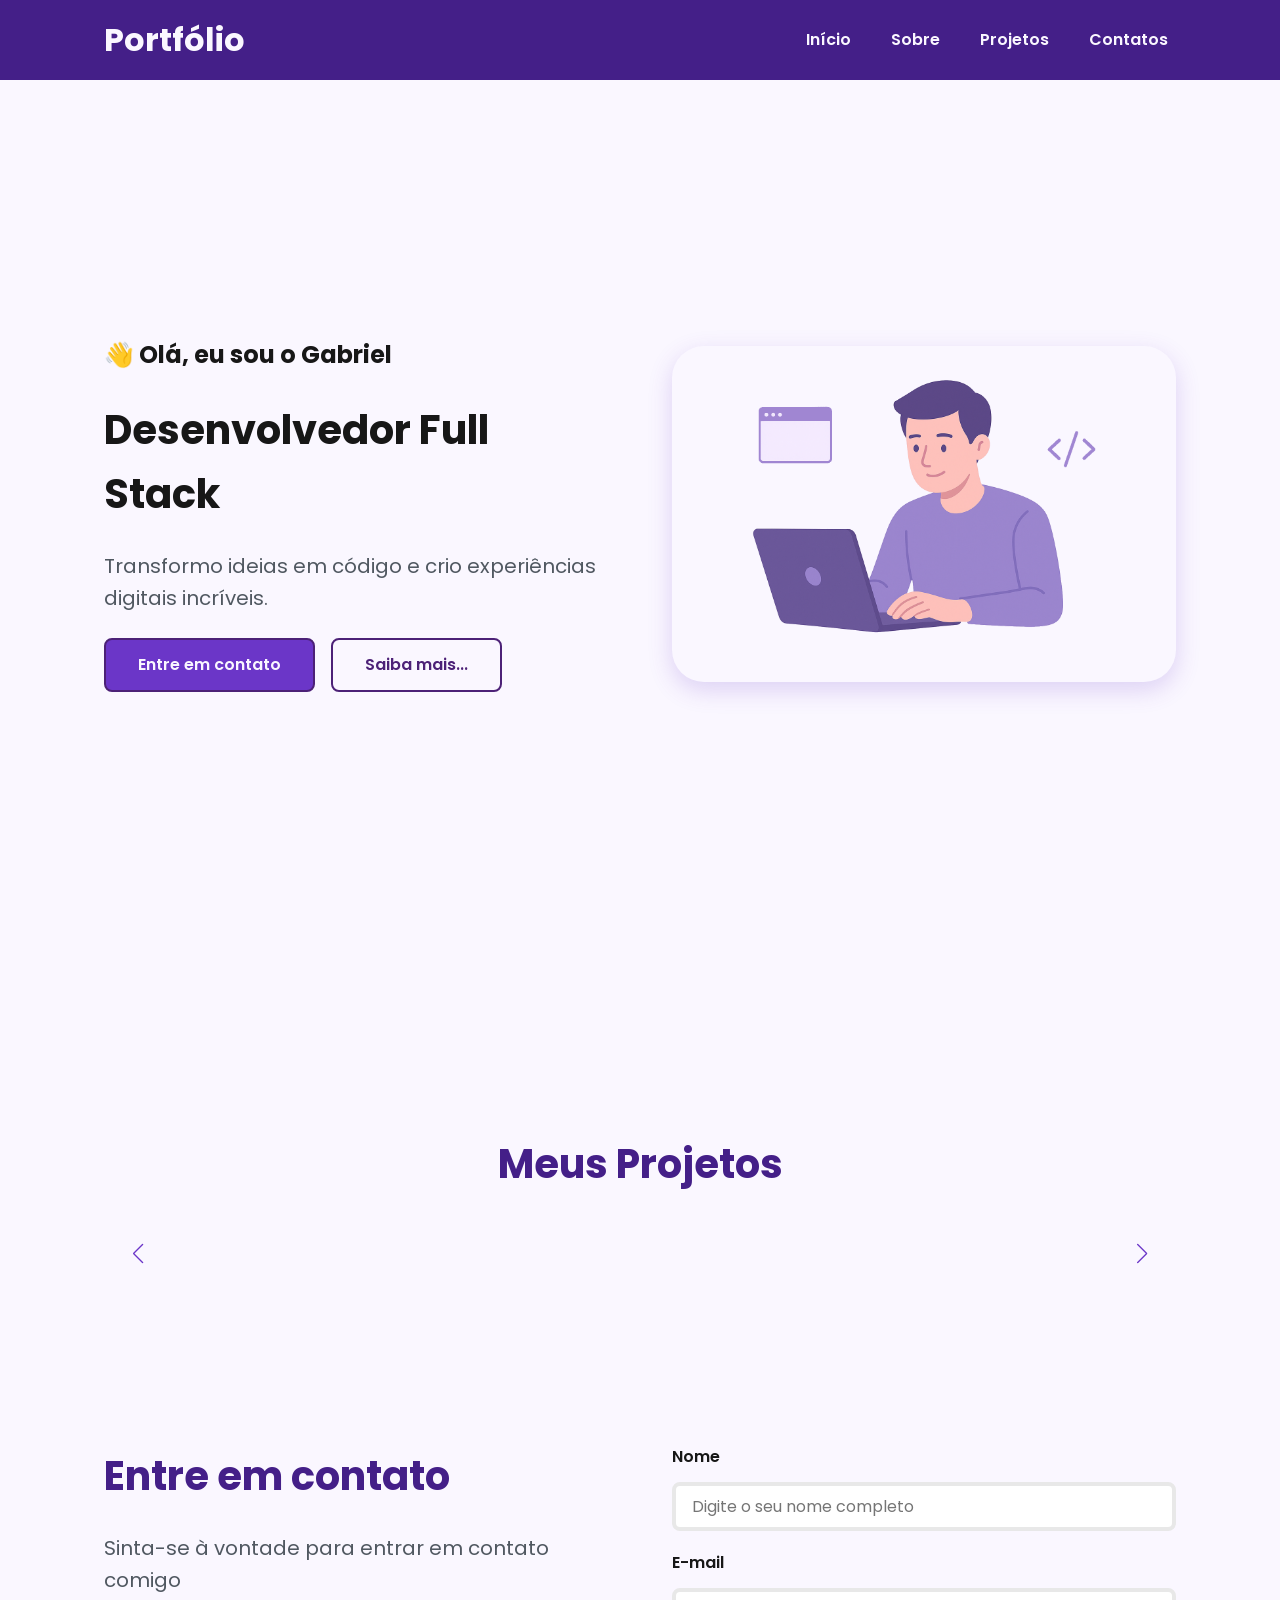
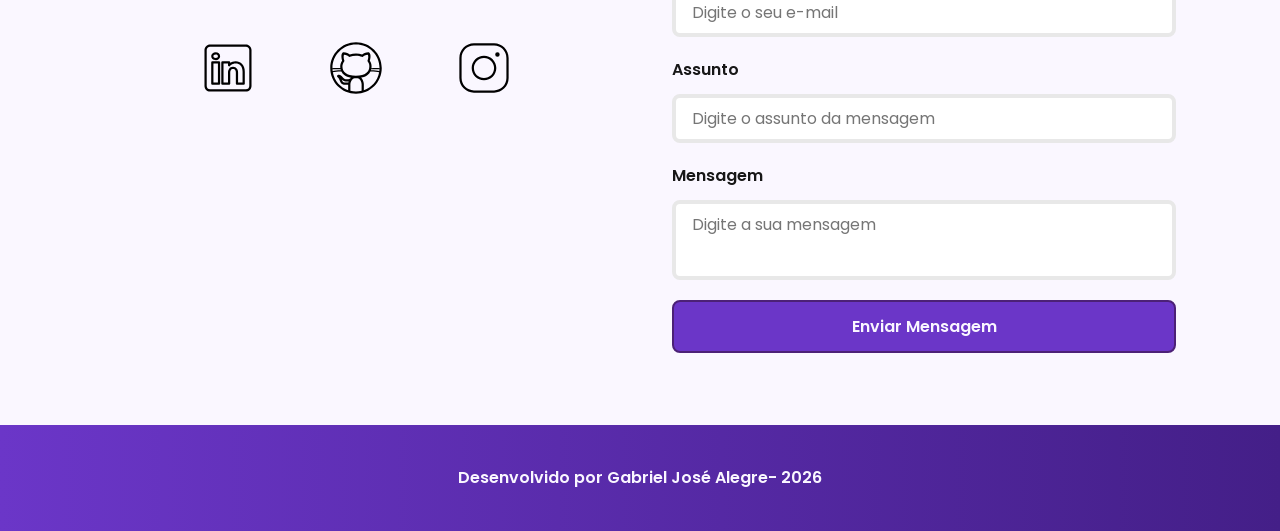
<file: index.html>
<!doctype html>
<html lang="pt-br">
	<head>

    <!-- Fontes do Google -->
    <link rel="preconnect" href="https://fonts.googleapis.com">
    <link rel="preconnect" href="https://fonts.gstatic.com" crossorigin>

    <!-- Fonte do Google - Poppins -->
    <link href="https://fonts.googleapis.com/css2?family=Poppins&display=swap" rel="stylesheet">

		<meta charset="UTF-8" />
		<meta
			name="viewport"
			content="width=device-width, initial-scale=1.0"
		/>

		<meta name="author" content="Gabriel José Alegre" />

		<meta
			name="description"
			content="Portfólio Pessoal do Gabriel José Alegre, 
                desenvolvedor Full Stack especializado em criar experiências 
                digitais incríveis. Conheça meus projetos e entre em contato."
		/>

		<meta name="robots" content="index, follow" />

		<link
			rel="icon"
			type="image/svg+xml"
			href="./assets/img/favicon.svg"
		/>

    <!-- SWIPER CSS -->
    <link rel="stylesheet" href="https://cdn.jsdelivr.net/npm/swiper@11/swiper-bundle.min.css">

    <!-- CSS principal da página -->
    <link rel="stylesheet" href="./assets/css/styles.css">

		<title>Portfólio do Gabriel</title>
	</head>
	<body>
		<!-- Cabeçalho da Página -->
		<header>

			<div class="menu-content">

				<!-- Título do cabeçalho -->
				<a href="index.html" id="titulo">Portfólio</a>

				<!-- Menu de Navegação -->
				<nav>
					<ul class="menu-list">
						<li><a href="#hero">Início</a></li>
						<li><a href="#about">Sobre</a></li>
						<li><a href="#projects">Projetos</a></li>
						<li><a href="#contacts">Contatos</a></li>
					</ul>
				</nav>

			</div>

		</header>

		<!-- Seção Principal da Página -->
		<main>

			<!-- Seção Hero -->
			<section id="hero" class="section-container hero-container">

        <!-- Boas Vindas -->
        <article class="hero-content">

          <span>👋 Olá, eu sou o Gabriel</span>
          <h1>Desenvolvedor Full Stack</h1>
          <p>Transformo ideias em código e crio experiências digitais incríveis.</p>

          <div class="buttons-container">
            <a href="#contacts" class="botao">Entre em contato</a>
            <a href="#about" class="botao-outline">Saiba mais...</a>
          </div>

        </article>

        <!-- Imagem da Seção Hero -->
        <figure class="hero-image">
          <img 
            src="./assets/img/foto_dev_man.svg"
            width="300px"
            alt="Foto do autor do site"
            class="float-animation"
          >
        </figure>

      </section>

			<!-- Seção Sobre mim -->
			<section id="about" class="section-container about-container">

      </section>

			<!-- Seção de Projetos -->
			<section id="projects" class="section-container projects-container">

        <h2>Meus Projetos</h2>

        <!-- Swiper Container -->
        <div class="swiper projects-swiper">

          <div class="swiper-wrapper">

          </div>

          <!-- Botões de Navegação -->
          <div class="swiper-button-next"></div>
          <div class="swiper-button-prev"></div>

          <!-- Paginação -->
          <div class="swiper-pagination"></div>

        </div>

      </section>

			<!-- Seção de Contatos -->
			<section id="contacts" class="section-container contact-container">

        <!-- Redes Sociais -->
        <article class="contact-info">

          <h2>Entre em contato</h2>
          <p>Sinta-se à vontade para entrar em contato comigo</p>

          <!-- Links para as Redes Sociais -->
          <div class="social-container">

            <a href="https://www.linkedin.com/in/gabriel-al/" target="_blank" class="social-icon" aria-label="LinkedIn">
              <img
                src="./assets/icons/social/linkedin.svg"
                alt="Link para o LinkedIn"
              >
            </a>

            <a href="https://github.com/gaab98/" target="_blank" class="social-icon" aria-label="GitHub">
              <img
                src="./assets/icons/social/github.svg"
                alt="Link para o GitHub"
              >
            </a>

            <a href="#" target="_blank" class="social-icon" aria-label="Instagram">
              <img
                src="./assets/icons/social/instagram.svg"
                alt="Link para o Instagram"
              >
            </a>

          </div>
        </article>


        <!-- Formulário de Contato -->
          <form id="formulario" action="https://formsubmit.co/268562e75439ec6a95aaf7515b1e5732" method="POST">

                <input type="hidden" name="_next" value="https://gaab98.github.io/portfolio_t85/success.html">
                <input type="hidden" name="_captcha" value="false">

          <label for="nome">Nome</label>
          <input id="nome" name="nome" type="text" placeholder="Digite o seu nome completo">
          <span id="erro-nome"></span>

          <label for="email">E-mail</label>
          <input id="email" name="email" type="text" placeholder="Digite o seu e-mail">
          <span id="erro-email"></span>

          <label for="assunto">Assunto</label>
          <input id="assunto" name="assunto" type="text" placeholder="Digite o assunto da mensagem">
          <span id="erro-assunto"></span>

          <label for="mensagem">Mensagem</label>
          <textarea id="mensagem" name="mensagem" placeholder="Digite a sua mensagem"></textarea>
          <span id="erro-mensagem"></span>

          <button class="botao" type="submit">Enviar Mensagem</button>

        </form>

      </section>
		</main>

		<!-- Rodapé da Pàgina -->
		<footer>
      Desenvolvido por Gabriel José Alegre- 2026
    </footer>

    <!-- SWIPER JS -->
    <script src="https://cdn.jsdelivr.net/npm/swiper@11/swiper-bundle.min.js"></script>

    <!-- Script Principal da página -->
    <script src="./assets/js/script.js"></script>
    
	</body>
</html>
</file>
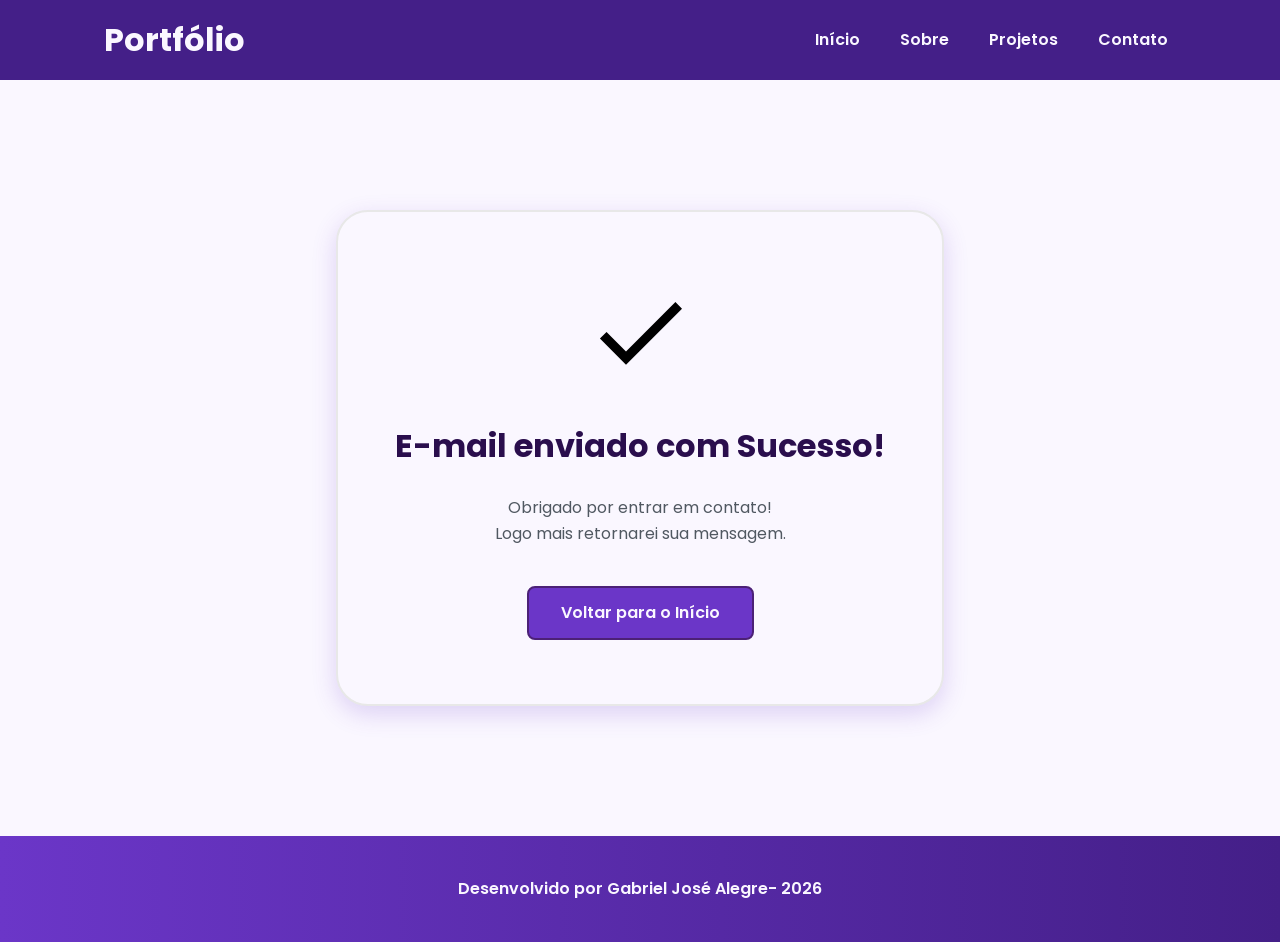
<file: success.html>
<!DOCTYPE html>
<html lang="pt-br">
<head>

    <!-- Fontes do Google -->
    <link rel="preconnect" href="https://fonts.googleapis.com">
    <link rel="preconnect" href="https://fonts.gstatic.com" crossorigin>

    <!-- Fonte do Google - Poppins -->
    <link href="https://fonts.googleapis.com/css2?family=Poppins&display=swap" rel="stylesheet">

<meta charset="UTF-8">
  <meta name="viewport" content="width=device-width, initial-scale=1.0">
  <meta name="author" content="Gabriel José Alegre">
  <meta name ="description" content="Portfólio Pessoal do Gabriel José Alegre, 
                desenvolvedor Full Stack especializado em criar experiências 
                digitais incríveis. Conheça meus projetos e entre em contato.">
  <meta name="robots" content="index, follow">

  <link rel="icon" type="image/svg+xml" href="./assets/img/favicon.svg">

  <!-- CSS principal da página -->
  <link rel="stylesheet" href="./assets/css/styles.css">

  <title>Portfólio do Gabriel</title>
</head>

<body>

    <!-- Cabeçalho da Página (header) -->
    <header class="menu-container">
        <div class="menu-content">
            <a href="index.html" id="titulo">Portfólio</a>

            <nav>
                <ul class="menu-list">
                    <li><a href="index.html#hero">Início</a></li>
                    <li><a href="index.html#about">Sobre</a></li>
                    <li><a href="index.html#projects">Projetos</a></li>
                    <li><a href="index.html#contact">Contato</a></li>
                </ul>
            </nav>
        </div>
    </header>

    <!-- Seção Principal da Página (main) -->
    <main>
        
        <!-- Mensagem de Sucesso -->
        <section class="success-container">
            <article class="success-content">

                <figure class="success-icon">
                    <img src="./assets/img/success.svg" 
                        alt="Ilustração de sucesso" 
                        class="float-animation" width="20%"
                    >
                </figure>

                <h1>E-mail enviado com Sucesso!</h1>
                <h2>Obrigado por entrar em contato! <br> Logo mais retornarei sua mensagem.</h2>

                <a class="botao" href="index.html">Voltar para o Início</a>

            </article>
        </section>
        
    </main>

    <!-- Rodapé da Página (footer) -->
    <footer>
		  Desenvolvido por Gabriel José Alegre- 2026
    </footer>

</body>

</html>
</file>
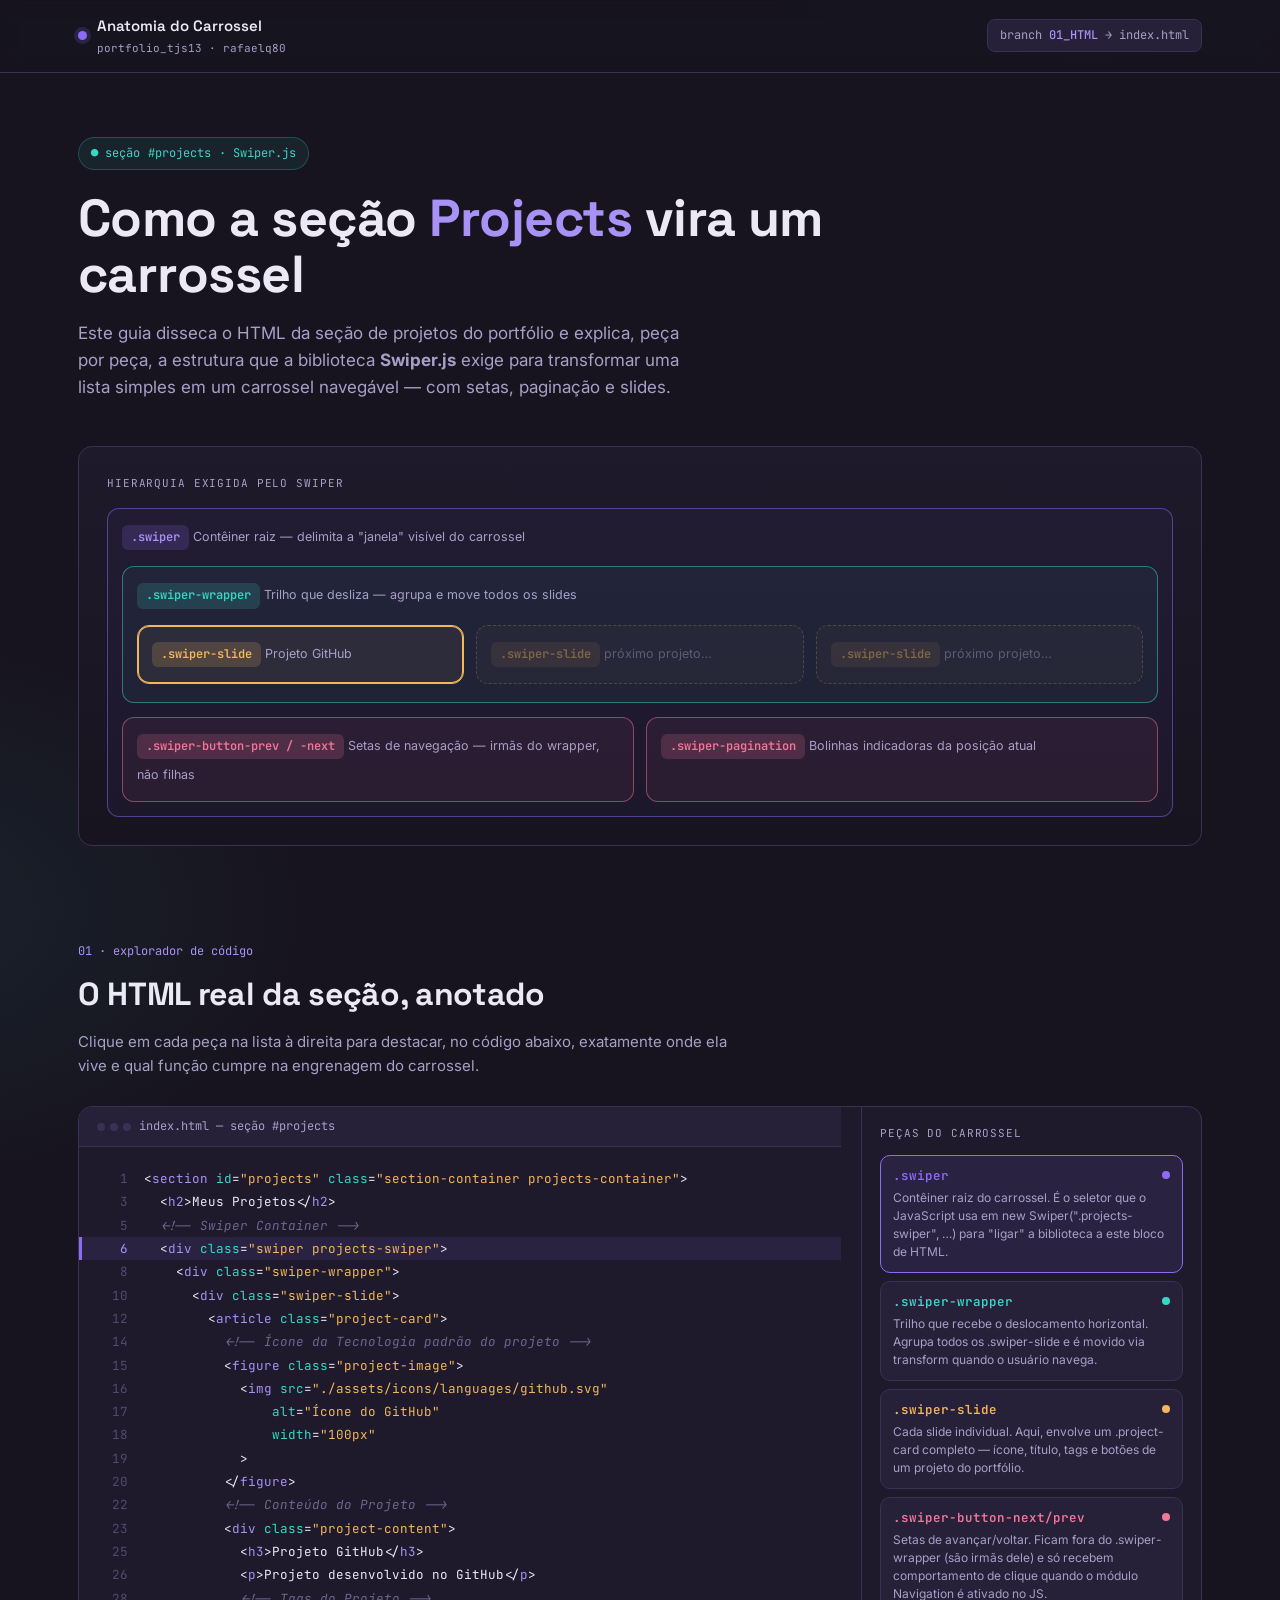
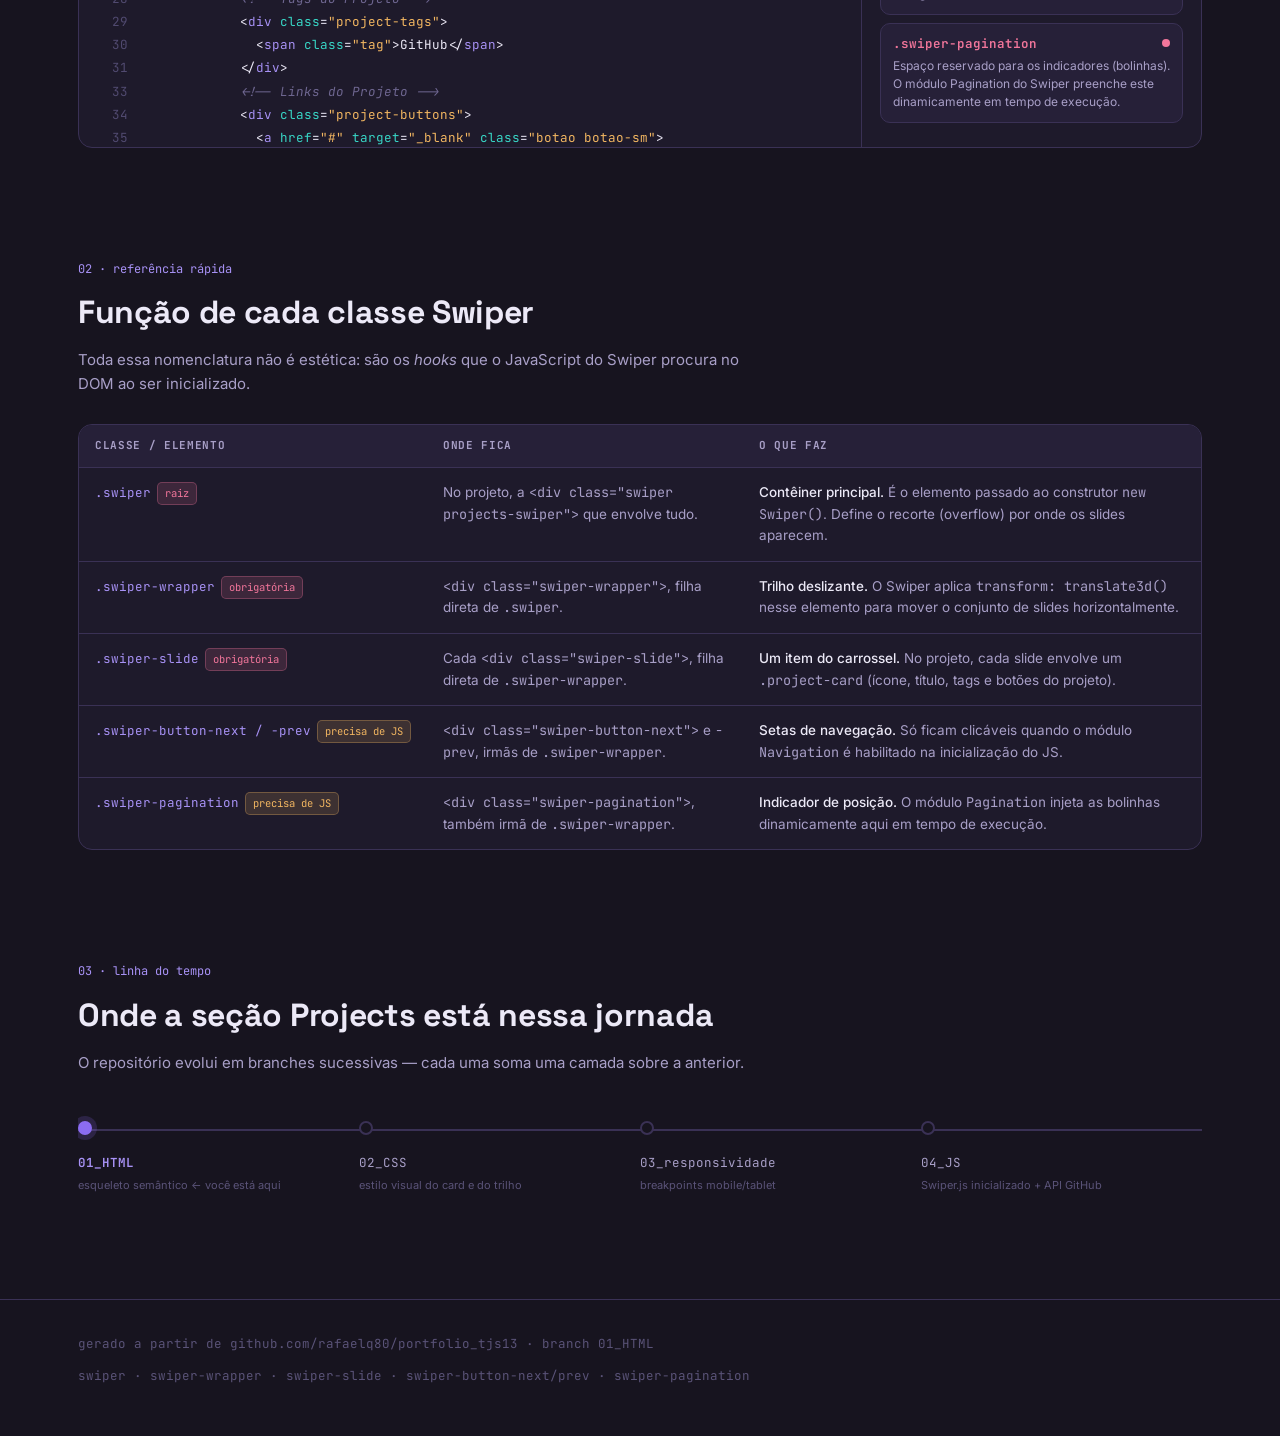
<file: assets/docs/swiper.html>
<!DOCTYPE html>
<html lang="pt-br">
<head>
<meta charset="UTF-8">
<meta name="viewport" content="width=device-width, initial-scale=1.0">
<title>Anatomia do Carrossel Swiper — Seção Projects</title>
<link rel="preconnect" href="https://fonts.googleapis.com">
<link rel="preconnect" href="https://fonts.gstatic.com" crossorigin>
<link href="https://fonts.googleapis.com/css2?family=Space+Grotesk:wght@500;600;700&family=Inter:wght@400;500;600&family=JetBrains+Mono:wght@400;500;600&display=swap" rel="stylesheet">
<style>
  :root{
    --bg: #17141f;
    --bg-soft: #1e1a2b;
    --surface: #262038;
    --surface-2: #2e2745;
    --line: #3a3155;
    --violet: #8b6cf2;
    --violet-soft: #a892f6;
    --slate: #8c86ab;
    --teal: #38d6c6;
    --amber: #f2b661;
    --rose: #f2769b;
    --text: #ece9f7;
    --text-dim: #a89fc7;
    --code-tag: #a892f6;
    --code-attr: #38d6c6;
    --code-str: #f2b661;
    --code-comment: #6e6690;
    --radius: 14px;
    --mono: 'JetBrains Mono', ui-monospace, monospace;
    --display: 'Space Grotesk', sans-serif;
    --body: 'Inter', sans-serif;
  }

  *{box-sizing:border-box;}
  html{scroll-behavior:smooth;}
  body{
    margin:0;
    background:
      radial-gradient(1000px 600px at 85% -10%, rgba(139,108,242,.16), transparent 60%),
      radial-gradient(800px 500px at -10% 30%, rgba(56,214,198,.08), transparent 55%),
      var(--bg);
    color:var(--text);
    font-family:var(--body);
    line-height:1.6;
    -webkit-font-smoothing:antialiased;
  }

  @media (prefers-reduced-motion: reduce){
    html{scroll-behavior:auto;}
    *{animation:none !important; transition:none !important;}
  }

  h1,h2,h3{font-family:var(--display); margin:0; letter-spacing:-.01em;}
  code, pre, .mono{font-family:var(--mono);}
  a{color:inherit;}

  .wrap{max-width:1180px; margin:0 auto; padding:0 28px;}

  /* ---------- TOPBAR ---------- */
  .topbar{
    position:sticky; top:0; z-index:50;
    backdrop-filter:blur(10px);
    background:rgba(23,20,31,.85);
    border-bottom:1px solid var(--line);
  }
  .topbar .wrap{display:flex; align-items:center; justify-content:space-between; padding:14px 28px;}
  .brand{display:flex; align-items:center; gap:10px; font-family:var(--display); font-weight:600; font-size:15px;}
  .brand .dot{width:9px; height:9px; border-radius:50%; background:var(--violet); box-shadow:0 0 0 4px rgba(139,108,242,.18);}
  .brand small{display:block; color:var(--text-dim); font-family:var(--mono); font-weight:400; font-size:11px; margin-top:2px;}
  .path{font-family:var(--mono); font-size:12px; color:var(--text-dim); background:var(--surface); padding:6px 12px; border-radius:8px; border:1px solid var(--line);}
  .path b{color:var(--violet-soft); font-weight:500;}

  /* ---------- HERO ---------- */
  .hero{padding:64px 0 40px;}
  .eyebrow{
    display:inline-flex; align-items:center; gap:8px;
    font-family:var(--mono); font-size:12px; color:var(--teal);
    background:rgba(56,214,198,.08); border:1px solid rgba(56,214,198,.25);
    padding:6px 12px; border-radius:999px; margin-bottom:20px;
  }
  .hero h1{font-size:clamp(32px,4.4vw,52px); line-height:1.08; max-width:780px;}
  .hero h1 span{color:var(--violet-soft);}
  .hero p.lead{max-width:620px; color:var(--text-dim); font-size:17px; margin-top:18px;}

  /* ---------- DIAGRAM (signature element) ---------- */
  .diagram{
    margin-top:44px; border:1px solid var(--line); border-radius:var(--radius);
    background:linear-gradient(180deg, var(--bg-soft), var(--bg));
    padding:28px; overflow-x:auto;
  }
  .diagram-label{font-family:var(--mono); font-size:11px; color:var(--text-dim); margin-bottom:16px; text-transform:uppercase; letter-spacing:.08em;}
  .stack{min-width:640px;}
  .box{border-radius:12px; border:1.5px solid; padding:14px; position:relative; transition:transform .18s ease, box-shadow .18s ease;}
  .box:hover{transform:translateY(-2px);}
  .box .tag{
    font-family:var(--mono); font-size:12px; font-weight:600; display:inline-flex; align-items:center; gap:6px;
    padding:3px 9px; border-radius:6px; margin-bottom:2px;
  }
  .box .desc{font-size:12.5px; color:var(--text-dim); margin-top:4px;}
  .box.swiper{border-color:rgba(139,108,242,.5); background:rgba(139,108,242,.05);}
  .box.swiper > .tag{background:rgba(139,108,242,.18); color:var(--violet-soft);}
  .box.wrapper{border-color:rgba(56,214,198,.5); background:rgba(56,214,198,.05); margin-top:14px;}
  .box.wrapper > .tag{background:rgba(56,214,198,.16); color:var(--teal);}
  .slides-row{display:flex; gap:12px; margin-top:14px; overflow-x:auto; padding-bottom:4px;}
  .box.slide{border-color:rgba(242,182,97,.5); background:rgba(242,182,97,.06); min-width:150px; flex:1;}
  .box.slide > .tag{background:rgba(242,182,97,.18); color:var(--amber);}
  .box.slide.active-repo{border-color:var(--amber); box-shadow:0 0 0 1px var(--amber) inset;}
  .box.slide.ghost{opacity:.45; border-style:dashed;}
  .siblings-row{display:flex; gap:12px; margin-top:14px;}
  .box.nav{border-color:rgba(242,118,155,.5); background:rgba(242,118,155,.06); flex:1;}
  .box.nav > .tag{background:rgba(242,118,155,.18); color:var(--rose);}
  .box.pagination{border-color:rgba(242,118,155,.5); background:rgba(242,118,155,.06); flex:1;}
  .box.pagination > .tag{background:rgba(242,118,155,.18); color:var(--rose);}

  /* ---------- SECTION HEADERS ---------- */
  .section{padding:56px 0;}
  .section-head{margin-bottom:28px; max-width:680px;}
  .section-head .kicker{font-family:var(--mono); font-size:12px; color:var(--violet-soft); margin-bottom:8px;}
  .section-head h2{font-size:clamp(24px,3vw,32px);}
  .section-head p{color:var(--text-dim); margin-top:10px; font-size:15px;}

  /* ---------- EXPLORER (interactive signature) ---------- */
  .explorer{
    display:grid; grid-template-columns:1fr 340px; gap:20px;
    border:1px solid var(--line); border-radius:var(--radius); overflow:hidden;
    background:var(--bg-soft);
  }
  @media (max-width:880px){ .explorer{grid-template-columns:1fr;} }

  .code-pane{padding:0; overflow:auto; max-height:640px;}
  .code-pane .file-tab{
    display:flex; align-items:center; gap:8px; padding:10px 18px; font-family:var(--mono); font-size:12px;
    color:var(--text-dim); border-bottom:1px solid var(--line); background:var(--surface); position:sticky; top:0;
  }
  .file-tab .dots{display:flex; gap:5px;}
  .file-tab .dots span{width:8px; height:8px; border-radius:50%; background:var(--line);}
  pre.code{margin:0; padding:20px 0; font-size:12.6px; line-height:1.85;}
  .line{display:flex; padding:0 18px; border-left:3px solid transparent; cursor:default; white-space:pre;}
  .line .ln{width:28px; flex:none; color:#514a70; user-select:none; text-align:right; margin-right:16px;}
  .line .code-text{white-space:pre-wrap; word-break:break-word;}
  .line.hl{background:rgba(139,108,242,.1); border-left-color:var(--violet);}
  .line.hl .ln{color:var(--violet-soft);}
  .tk-tag{color:var(--code-tag);}
  .tk-attr{color:var(--code-attr);}
  .tk-str{color:var(--code-str);}
  .tk-comment{color:var(--code-comment); font-style:italic;}
  .tk-punc{color:#7a7396;}

  .legend{border-left:1px solid var(--line); padding:18px; overflow:auto; max-height:640px;}
  .legend-title{font-family:var(--mono); font-size:11px; text-transform:uppercase; letter-spacing:.08em; color:var(--text-dim); margin-bottom:12px;}
  .chip{
    display:block; width:100%; text-align:left; background:var(--surface); border:1px solid var(--line);
    border-radius:10px; padding:11px 12px; margin-bottom:8px; cursor:pointer; color:var(--text);
    font-family:var(--body); font-size:13px; transition:border-color .15s ease, background .15s ease;
  }
  .chip .chip-top{display:flex; align-items:center; justify-content:space-between; gap:8px;}
  .chip .chip-name{font-family:var(--mono); font-size:12.5px; font-weight:600;}
  .chip .chip-fn{display:block; margin-top:5px; color:var(--text-dim); font-size:12px; line-height:1.5;}
  .chip.active{border-color:var(--violet); background:rgba(139,108,242,.1);}
  .chip.active .chip-name{color:var(--violet-soft);}
  .chip .swatch{width:8px; height:8px; border-radius:50%; flex:none;}

  /* ---------- TABLE ---------- */
  .table-card{border:1px solid var(--line); border-radius:var(--radius); overflow:hidden; background:var(--bg-soft);}
  table{width:100%; border-collapse:collapse; font-size:13.5px;}
  thead th{
    text-align:left; font-family:var(--mono); font-size:11px; text-transform:uppercase; letter-spacing:.06em;
    color:var(--text-dim); background:var(--surface); padding:12px 16px; border-bottom:1px solid var(--line);
  }
  tbody td{padding:14px 16px; border-bottom:1px solid var(--line); vertical-align:top; color:var(--text-dim);}
  tbody tr:last-child td{border-bottom:none;}
  tbody td.cls{font-family:var(--mono); color:var(--violet-soft); font-size:12.5px; white-space:nowrap;}
  tbody td strong{color:var(--text); font-weight:500;}
  .badge{display:inline-block; font-family:var(--mono); font-size:10.5px; padding:2px 7px; border-radius:5px; margin-left:6px;}
  .badge.required{background:rgba(242,118,155,.15); color:var(--rose); border:1px solid rgba(242,118,155,.3);}
  .badge.needs-js{background:rgba(242,182,97,.15); color:var(--amber); border:1px solid rgba(242,182,97,.3);}

  /* ---------- CALLOUT ---------- */
  .callout{
    display:flex; gap:14px; border:1px solid rgba(242,182,97,.35); background:rgba(242,182,97,.06);
    border-radius:var(--radius); padding:20px 22px; margin-top:20px;
  }
  .callout .icon{font-size:20px; flex:none; margin-top:2px;}
  .callout h3{font-size:15px; margin-bottom:6px; color:var(--amber); font-family:var(--body); font-weight:600;}
  .callout p{margin:0; color:var(--text-dim); font-size:13.5px;}
  .callout code{background:var(--surface); padding:1px 6px; border-radius:4px; color:var(--code-str); font-size:12px;}

  .callout.bug{border-color:rgba(139,108,242,.35); background:rgba(139,108,242,.06);}
  .callout.bug h3{color:var(--violet-soft);}

  /* ---------- ROADMAP ---------- */
  .roadmap{display:flex; gap:0; margin-top:8px; overflow-x:auto;}
  .stop{flex:1; min-width:150px; position:relative; padding:18px 16px 18px 0;}
  .stop::before{content:""; position:absolute; top:26px; left:0; right:-0px; height:2px; background:var(--line);}
  .stop:first-child::before{left:0;}
  .stop .node{
    width:14px; height:14px; border-radius:50%; background:var(--bg); border:2px solid var(--line);
    position:relative; z-index:2; margin-bottom:14px;
  }
  .stop.current .node{border-color:var(--violet); background:var(--violet); box-shadow:0 0 0 5px rgba(139,108,242,.18);}
  .stop .name{font-family:var(--mono); font-size:12.5px; color:var(--text-dim);}
  .stop.current .name{color:var(--violet-soft); font-weight:600;}
  .stop .tag2{display:block; font-size:11px; color:#5a5378; margin-top:3px;}

  footer{border-top:1px solid var(--line); padding:34px 0 50px; margin-top:30px;}
  footer .wrap{display:flex; justify-content:space-between; align-items:center; flex-wrap:wrap; gap:12px;}
  footer p{margin:0; color:#5a5378; font-size:12.5px; font-family:var(--mono);}

  ::selection{background:rgba(139,108,242,.35);}
  ::-webkit-scrollbar{height:8px; width:8px;}
  ::-webkit-scrollbar-thumb{background:var(--line); border-radius:8px;}
</style>
</head>
<body>

  <div class="topbar">
    <div class="wrap">
      <div class="brand">
        <span class="dot"></span>
        <div>
          Anatomia do Carrossel
          <small>portfolio_tjs13 · rafaelq80</small>
        </div>
      </div>
      <div class="path">branch <b>01_HTML</b> → <span id="pathFile">index.html</span></div>
    </div>
  </div>

  <header class="hero">
    <div class="wrap">
      <span class="eyebrow">● seção <code>#projects</code> · Swiper.js</span>
      <h1>Como a seção <span>Projects</span> vira um carrossel</h1>
      <p class="lead">Este guia disseca o HTML da seção de projetos do portfólio e explica, peça por peça, a estrutura que a biblioteca <strong>Swiper.js</strong> exige para transformar uma lista simples em um carrossel navegável — com setas, paginação e slides.</p>

      <div class="diagram">
        <div class="diagram-label">Hierarquia exigida pelo Swiper</div>
        <div class="stack">
          <div class="box swiper">
            <span class="tag">.swiper</span>
            <span class="desc">Contêiner raiz — delimita a "janela" visível do carrossel</span>

            <div class="box wrapper">
              <span class="tag">.swiper-wrapper</span>
              <span class="desc">Trilho que desliza — agrupa e move todos os slides</span>

              <div class="slides-row">
                <div class="box slide active-repo">
                  <span class="tag">.swiper-slide</span>
                  <span class="desc">Projeto GitHub</span>
                </div>
                <div class="box slide ghost">
                  <span class="tag">.swiper-slide</span>
                  <span class="desc">próximo projeto…</span>
                </div>
                <div class="box slide ghost">
                  <span class="tag">.swiper-slide</span>
                  <span class="desc">próximo projeto…</span>
                </div>
              </div>
            </div>

            <div class="siblings-row">
              <div class="box nav">
                <span class="tag">.swiper-button-prev / -next</span>
                <span class="desc">Setas de navegação — irmãs do wrapper, não filhas</span>
              </div>
              <div class="box pagination">
                <span class="tag">.swiper-pagination</span>
                <span class="desc">Bolinhas indicadoras da posição atual</span>
              </div>
            </div>
          </div>
        </div>
      </div>
    </div>
  </header>

  <section class="section">
    <div class="wrap">
      <div class="section-head">
        <div class="kicker">01 · explorador de código</div>
        <h2>O HTML real da seção, anotado</h2>
        <p>Clique em cada peça na lista à direita para destacar, no código abaixo, exatamente onde ela vive e qual função cumpre na engrenagem do carrossel.</p>
      </div>

      <div class="explorer">
        <div class="code-pane">
          <div class="file-tab">
            <span class="dots"><span></span><span></span><span></span></span>
            index.html — seção #projects
          </div>
          <pre class="code" id="codeBlock"></pre>
        </div>
        <div class="legend">
          <div class="legend-title">Peças do carrossel</div>
          <div id="chipList"></div>
        </div>
      </div>
    </div>
  </section>

  <section class="section">
    <div class="wrap">
      <div class="section-head">
        <div class="kicker">02 · referência rápida</div>
        <h2>Função de cada classe Swiper</h2>
        <p>Toda essa nomenclatura não é estética: são os <em>hooks</em> que o JavaScript do Swiper procura no DOM ao ser inicializado.</p>
      </div>

      <div class="table-card">
        <table>
          <thead>
            <tr><th>Classe / elemento</th><th>Onde fica</th><th>O que faz</th></tr>
          </thead>
          <tbody>
            <tr>
              <td class="cls">.swiper<span class="badge required">raiz</span></td>
              <td>No projeto, a <code>&lt;div class="swiper projects-swiper"&gt;</code> que envolve tudo.</td>
              <td><strong>Contêiner principal.</strong> É o elemento passado ao construtor <code>new Swiper()</code>. Define o recorte (overflow) por onde os slides aparecem.</td>
            </tr>
            <tr>
              <td class="cls">.swiper-wrapper<span class="badge required">obrigatória</span></td>
              <td><code>&lt;div class="swiper-wrapper"&gt;</code>, filha direta de <code>.swiper</code>.</td>
              <td><strong>Trilho deslizante.</strong> O Swiper aplica <code>transform: translate3d()</code> nesse elemento para mover o conjunto de slides horizontalmente.</td>
            </tr>
            <tr>
              <td class="cls">.swiper-slide<span class="badge required">obrigatória</span></td>
              <td>Cada <code>&lt;div class="swiper-slide"&gt;</code>, filha direta de <code>.swiper-wrapper</code>.</td>
              <td><strong>Um item do carrossel.</strong> No projeto, cada slide envolve um <code>.project-card</code> (ícone, título, tags e botões do projeto).</td>
            </tr>
            <tr>
              <td class="cls">.swiper-button-next / -prev<span class="badge needs-js">precisa de JS</span></td>
              <td><code>&lt;div class="swiper-button-next"&gt;</code> e <code>-prev</code>, irmãs de <code>.swiper-wrapper</code>.</td>
              <td><strong>Setas de navegação.</strong> Só ficam clicáveis quando o módulo <code>Navigation</code> é habilitado na inicialização do JS.</td>
            </tr>
            <tr>
              <td class="cls">.swiper-pagination<span class="badge needs-js">precisa de JS</span></td>
              <td><code>&lt;div class="swiper-pagination"&gt;</code>, também irmã de <code>.swiper-wrapper</code>.</td>
              <td><strong>Indicador de posição.</strong> O módulo <code>Pagination</code> injeta as bolinhas dinamicamente aqui em tempo de execução.</td>
            </tr>
          </tbody>
        </table>
      </div>

    </div>
  </section>

  <section class="section">
    <div class="wrap">
      <div class="section-head">
        <div class="kicker">03 · linha do tempo</div>
        <h2>Onde a seção Projects está nessa jornada</h2>
        <p>O repositório evolui em branches sucessivas — cada uma soma uma camada sobre a anterior.</p>
      </div>
      <div class="roadmap">
        <div class="stop current"><div class="node"></div><span class="name">01_HTML</span><span class="tag2">esqueleto semântico ← você está aqui</span></div>
        <div class="stop"><div class="node"></div><span class="name">02_CSS</span><span class="tag2">estilo visual do card e do trilho</span></div>
        <div class="stop"><div class="node"></div><span class="name">03_responsividade</span><span class="tag2">breakpoints mobile/tablet</span></div>
        <div class="stop"><div class="node"></div><span class="name">04_JS</span><span class="tag2">Swiper.js inicializado + API GitHub</span></div>
      </div>
    </div>
  </section>

  <footer>
    <div class="wrap">
      <p>gerado a partir de github.com/rafaelq80/portfolio_tjs13 · branch 01_HTML</p>
      <p>swiper · swiper-wrapper · swiper-slide · swiper-button-next/prev · swiper-pagination</p>
    </div>
  </footer>

<script>
(function(){
  // Código real da seção #projects, tokenizado em spans para o painel de anotação.
  // Cada linha carrega um data-part opcional que a liga a um chip da legenda.
  const lines = [
    {t:'&lt;section id="projects" class="section-container projects-container"&gt;', part:null},
    {t:'', part:null},
    {t:'  &lt;h2&gt;Meus Projetos&lt;/h2&gt;', part:null},
    {t:'', part:null},
    {t:'  &lt;!-- Swiper Container --&gt;', part:null, comment:true},
    {t:'  &lt;div class="swiper projects-swiper"&gt;', part:'swiper'},
    {t:'', part:'swiper'},
    {t:'    &lt;div class="swiper-wrapper"&gt;', part:'wrapper'},
    {t:'', part:'wrapper'},
    {t:'      &lt;div class="swiper-slide"&gt;', part:'slide'},
    {t:'', part:'slide'},
    {t:'        &lt;article class="project-card"&gt;', part:'slide'},
    {t:'', part:'slide'},
    {t:'          &lt;!-- Ícone da Tecnologia padrão do projeto --&gt;', part:'slide', comment:true},
    {t:'          &lt;figure class="project-image"&gt;', part:'slide'},
    {t:'            &lt;img src="./assets/icons/languages/github.svg"', part:'slide'},
    {t:'                alt="Ícone do GitHub"', part:'slide'},
    {t:'                width="100px"', part:'slide'},
    {t:'            &gt;', part:'slide'},
    {t:'          &lt;/figure&gt;', part:'slide'},
    {t:'', part:'slide'},
    {t:'          &lt;!-- Conteúdo do Projeto --&gt;', part:'slide', comment:true},
    {t:'          &lt;div class="project-content"&gt;', part:'slide'},
    {t:'', part:'slide'},
    {t:'            &lt;h3&gt;Projeto GitHub&lt;/h3&gt;', part:'slide'},
    {t:'            &lt;p&gt;Projeto desenvolvido no GitHub&lt;/p&gt;', part:'slide'},
    {t:'', part:'slide'},
    {t:'            &lt;!-- Tags do Projeto --&gt;', part:'slide', comment:true},
    {t:'            &lt;div class="project-tags"&gt;', part:'slide'},
    {t:'              &lt;span class="tag"&gt;GitHub&lt;/span&gt;', part:'slide'},
    {t:'            &lt;/div&gt;', part:'slide'},
    {t:'', part:'slide'},
    {t:'            &lt;!-- Links do Projeto --&gt;', part:'slide', comment:true},
    {t:'            &lt;div class="project-buttons"&gt;', part:'slide'},
    {t:'              &lt;a href="#" target="_blank" class="botao botao-sm"&gt;', part:'slide'},
    {t:'                GitHub', part:'slide'},
    {t:'              &lt;/a&gt;', part:'slide'},
    {t:'              &lt;a href="#" target="_blank" class="botao-outline botao-sm"&gt;', part:'slide'},
    {t:'                Deploy', part:'slide'},
    {t:'              &lt;/a&gt;', part:'slide'},
    {t:'            &lt;/div&gt;', part:'slide'},
    {t:'', part:'slide'},
    {t:'          &lt;/div&gt;', part:'slide'},
    {t:'', part:'slide'},
    {t:'        &lt;/article&gt;', part:'slide'},
    {t:'', part:'slide'},
    {t:'      &lt;/div&gt; &lt;!-- fecha o slide --&gt;', part:'slide'},
    {t:'', part:'wrapper'},
    {t:'    &lt;/div&gt;', part:'wrapper'},
    {t:'', part:'swiper'},
    {t:'    &lt;!-- Botões de Navegação --&gt;', part:'nav', comment:true},
    {t:'    &lt;div class="swiper-button-next"&gt;&lt;/div&gt;', part:'nav'},
    {t:'    &lt;div class="swiper-button-prev"&gt;&lt;/div&gt;', part:'nav'},
    {t:'', part:'swiper'},
    {t:'    &lt;!-- Paginação --&gt;', part:'pagination', comment:true},
    {t:'    &lt;div class="swiper-pagination"&gt;&lt;/div&gt;', part:'pagination'},
    {t:'', part:null},
    {t:'  &lt;/div&gt;', part:'swiper'},
    {t:'', part:null},
    {t:'&lt;/section&gt;', part:null},
  ];

  const parts = {
    swiper:     {name:'.swiper',                color:'#8b6cf2', fn:'Contêiner raiz do carrossel. É o seletor que o JavaScript usa em new Swiper(".projects-swiper", …) para "ligar" a biblioteca a este bloco de HTML.'},
    wrapper:    {name:'.swiper-wrapper',         color:'#38d6c6', fn:'Trilho que recebe o deslocamento horizontal. Agrupa todos os .swiper-slide e é movido via transform quando o usuário navega.'},
    slide:      {name:'.swiper-slide',           color:'#f2b661', fn:'Cada slide individual. Aqui, envolve um .project-card completo — ícone, título, tags e botões de um projeto do portfólio.'},
    nav:        {name:'.swiper-button-next/prev',color:'#f2769b', fn:'Setas de avançar/voltar. Ficam fora do .swiper-wrapper (são irmãs dele) e só recebem comportamento de clique quando o módulo Navigation é ativado no JS.'},
    pagination: {name:'.swiper-pagination',      color:'#f2769b', fn:'Espaço reservado para os indicadores (bolinhas). O módulo Pagination do Swiper preenche este <div> dinamicamente em tempo de execução.'}
  };

  const codeBlock = document.getElementById('codeBlock');
  const chipList = document.getElementById('chipList');

  function highlight(raw){
    const M1 = '\u0001', M2 = '\u0002'; // marcadores temporários, fora do alfabeto do HTML
    let out = raw.replace(/(&lt;\/?)([a-zA-Z0-9]+)/g, (m, p1, p2) => p1 + M1 + 'TAG' + M2 + p2 + M1 + M2);
    out = out.replace(/([a-zA-Z-]+)(=)(&quot;|")([^"]*)(&quot;|")/g, (m, p1, p2, p3, p4, p5) =>
      M1 + 'ATTR' + M2 + p1 + M1 + M2 + p2 + M1 + 'STR' + M2 + p3 + p4 + p5 + M1 + M2
    );
    out = out.replace(new RegExp(M1+'TAG'+M2+'(.*?)'+M1+M2, 'g'), '<span class="tk-tag">$1</span>');
    out = out.replace(new RegExp(M1+'ATTR'+M2+'(.*?)'+M1+M2, 'g'), '<span class="tk-attr">$1</span>');
    out = out.replace(new RegExp(M1+'STR'+M2+'(.*?)'+M1+M2, 'g'), '<span class="tk-str">$1</span>');
    return out;
  }

  lines.forEach((line, i) => {
    const row = document.createElement('div');
    row.className = 'line' + (line.part ? ' part-'+line.part : '');
    if(line.part) row.dataset.part = line.part;
    const ln = document.createElement('span');
    ln.className = 'ln';
    ln.textContent = line.t ? (i+1) : '';
    const codeText = document.createElement('span');
    codeText.className = 'code-text' + (line.comment ? ' tk-comment' : '');
    codeText.innerHTML = line.comment ? line.t : highlight(line.t);
    row.appendChild(ln);
    row.appendChild(codeText);
    codeBlock.appendChild(row);
  });

  Object.keys(parts).forEach(key => {
    const p = parts[key];
    const chip = document.createElement('button');
    chip.className = 'chip';
    chip.dataset.part = key;
    chip.innerHTML =
      '<span class="chip-top">' +
        '<span class="chip-name" style="color:'+p.color+'">'+p.name+'</span>' +
        '<span class="swatch" style="background:'+p.color+'"></span>' +
      '</span>' +
      '<span class="chip-fn">'+p.fn+'</span>';
    chip.addEventListener('click', () => selectPart(key, chip));
    chipList.appendChild(chip);
  });

  function selectPart(key, chipEl){
    document.querySelectorAll('.chip').forEach(c => c.classList.remove('active'));
    document.querySelectorAll('.line').forEach(l => l.classList.remove('hl'));
    chipEl.classList.add('active');
    const target = document.querySelector('.line[data-part="'+key+'"]');
    document.querySelectorAll('.line[data-part="'+key+'"]').forEach(l => l.classList.add('hl'));
    if(target) target.scrollIntoView({block:'center', behavior:'smooth'});
  }

  // seleciona .swiper por padrão para orientar o primeiro olhar
  const firstChip = chipList.querySelector('.chip');
  if(firstChip) selectPart('swiper', firstChip);
})();
</script>
</body>
</html>
</file>
<file: assets/css/styles.css>
* {
margin: 0;
padding: 0; 
box-sizing: border-box;
font-family: 'Poppins', sans-serif;
font-weight: 400;
text-decoration: none;
outline: none;
}

/* Variáveis */
:root {
    /* Paleta de Cores - Purple */
    --purple-50: #f4eaff;
    --purple-100: #e9dcfa;
    --purple-200: #cdb3f0;
    --purple-300: #b186e5;
    --purple-400: #9460db;
    --purple-500: #6b36c8;
    --purple-600: #5b2ca0;
    --purple-700: #4c2177;
    --purple-800: #441f88;
    --purple-900: #2a0e4d;
    --purple-950: #1a0730;
 
    /* Cores Neutras */
    --gray-200: #e8e8e8;
    --gray-400: #505861;
    --black: #171717;
    --white: #FAF7FF;
 
    /* Cores de Estado */
    --error: #e63946;
 
    /* Sombras */
    --shadow-sm: 0 0.25rem 0.5rem rgba(0, 0, 0, 0.05);
    --shadow-md: 0 0.25rem 0.75rem rgba(107, 54, 200, 0.3);
    --shadow-lg: 0 0.5rem 1.5rem rgba(107, 54, 200, 0.2);
 
    /* Espaçamentos */
    --spacing-xs: 0.5rem;
    --spacing-sm: 1rem;
    --spacing-md: 1.5rem;
    --spacing-lg: 2rem;
    --spacing-xl: 3rem;
    --spacing-2xl: 4rem;
 
    /* Tamanhos de Fonte */
    --text-sm: 0.75rem;
    --text-base: 1rem;
    --text-lg: 1.25rem;
    --text-xl: 1.5rem;
    --text-2xl: 2rem;
    --text-3xl: 2.5rem;
 
    /* Border Radius */
    --radius-sm: 0.25rem;
    --radius-md: 0.5rem;
    --radius-lg: 1rem;
    --radius-xl: 2rem;
    --radius-full: 50%;
 
    /* Animação Padrão */
    --transition-default: all 0.3s ease;
}

html {
    scroll-behavior: smooth;
}

body {
    display: flex;
    flex-direction: column;
    min-height: 100vh;
    background-color: var(--white);
    color: var(--black);
    font-size: var(--text-base);
    line-height: 1.6;
}

main {
    flex: 1;
    padding: var(--spacing-md);
}

.section-container {
    max-width: 70rem;
    margin: 0 auto;
    padding: var(--spacing-xl) var(--spacing-md);
    scroll-margin-top: 6rem;
}

.buttons-container {
    display: flex;
    gap: var(--spacing-sm);
}

.botao,
.botao-outline {
    display: inline-block;
    padding: 0.75rem 2rem;
    border: 0.15rem solid transparent;
    border-radius: var(--radius-md);
    font-size: var(--text-base);
    font-weight: 600;
    text-align: center;
    cursor: pointer;
    transition: var(--transition-default);
}

.botao {
    border-color: var(--purple-700);
    background-color: var(--purple-500);
    color: var(--white);
}

.botao:hover {
    border-color: var(--purple-800);
    background-color: var(--purple-700);
    box-shadow: var(--shadow-md);
    transform: translateY(-0.25rem);
}

.botao-outline {
    border-color: var(--purple-700);
    background-color: transparent;
    color: var(--purple-700);
}

.botao-outline:hover {
    border-color: var(--purple-700);
    background-color: var(--purple-500);
    color: var(--white);
    transform: translateY(-0.25rem);
}

/* Botões pequenos - Card Projetos */
 
.botao.botao-sm,
.botao-outline.botao-sm {
  min-width: 6rem;
  padding: 0.25rem var(--spacing-sm);
  border-width: 0.125rem;
  border-radius: 0.25rem;
  font-size: var(--text-sm);
}

header{
   position: sticky;
   top: 0;
   z-index: 1000;
   width: 100%;
   height: 5rem;
   border-bottom: var (--spacing-xs) solid var(--gray-200);
   box-shadow: var(--purple-800);
   background-color: var(--purple-800);
}

header a {
    color: var(--white);
    transition: color 0.3s ease;
    font-weight: 600;
}

header a:hover {
    color: var(--purple-100);
}

#titulo {
    font-size: var(--text-2xl);
    font-weight: 700;
}

.menu-content {
    display: flex;
    justify-content: space-between;
    align-items: center;
    max-width: 70rem;
    height: 100%;
    margin: 0 auto;
    padding: 0 var(--spacing-md);
}

.menu-list {
    display: flex;
    gap: var(--spacing-md);
    list-style: none;
}

.menu-list a {
    padding: var(--spacing-xs);
}

/* Seção Hero*/
.hero-container {
    display: flex;
    align-items: center;
    gap: var(--spacing-2xl);
    min-height: calc(100vh - 5rem);
}

.hero-content {
    display: flex;
    flex: 1;
    flex-direction: column;
    gap: var(--spacing-md);
}

.hero-content span {
    font-size: var(--text-xl);
    font-weight: 700;
}

.hero-content h1 {
    font-size: var(--text-3xl);
    font-weight: 700;
}

/* configura todos os parágrafos */
.hero-content p, 
.about-content p,
.contact-info p {
    font-size: var(--text-lg);
    color: var(--gray-400);
}

.hero-image {
    flex: 1;
    display: flex;
    justify-content: center;
}

.hero-image img {
    width: 100%;
    max-width: 100%;
    border-radius: var(--radius-xl);
    box-shadow: var(--shadow-lg);
}

/* Animação Flutuante */
@keyframes float {
  0%,
  100% {
    transform: translateY(0);
  }
 
  50% {
    transform: translateY(-1.25rem);
  }
 
}
 
/* Usa animação */
.float-animation {
  animation: float 3s ease-in-out infinite;
}


/* Seção About */

.about-container {
    display: flex;
    flex-direction: row;
    align-items: center;
    gap: var(--spacing-2xl);
}

.about-content h2,
.projects-container h2,
.contact-info h2 {
    margin-bottom: var(--spacing-md);
    font-size: var(--text-3xl);
    font-weight: 700;
    color: var(--purple-800);
}

/* Imagem de perfil */
.about-image {
    flex: 1;
    display: flex;
    justify-content: center;
    align-items: center;
}

.about-image img {
    width: 100%;
    max-width: 22rem;
    height: auto;
    border-radius: var(--radius-xl);
    box-shadow: var(--shadow-lg);
    background-color: var(--purple-50);
}

/* Conteúdo de Texto */
.about-content {
    flex: 1;
    display: flex;
    align-items: flex-start;
    flex-direction: column;
    gap: var(--spacing-md);
}

.about-content h2 {
    font-size: var(--text-3xl);
    font-weight: 700;
    color: var(--purple-900);
}

/* Container de Botões + Estatísticas */
.about-buttons-data {
    display: flex;
    flex-direction: column;
    gap: var(--spacing-md);
    width: 100%;
}

/* Estatísticas do GitHub (Seguidores / Repositórios) */
.data-container {
    display: flex;
    gap: var(--spacing-xl);
}

.data-item {
    display: flex;
    flex-direction: column;
}

.data-number {
    font-size: var(--text-2xl);
    font-weight: 700;
    color: var(--purple-600);
    line-height: 1.2;
}

.data-label {
    font-size: var(--text-sm);
    color: var(--gray-400);
    font-weight: 600;
}

/* Responsividade (Telas menores) */
@media (max-width: 768px) {
    .about-container {
        flex-direction: column;
        text-align: center;
    }

    .about-buttons-data {
        align-items: center;
    }

    .data-container {
        justify-content: center;
    }
}

/* projects */

.projects-container {
    scroll-margin-top: 3rem;
    margin: var(--spacing-2xl) auto;
    text-align: center;
}

.projects-swiper {
   position: relative;
   width: 100%;
   padding: var(--spacing-sm) var(--spacing-xl) var(--spacing-xl);
   overflow: hidden;
}

/* cards projects */

.project-card {
    display: flex;
    flex-direction: column;
    width: 100%;
    height: 100%;
    border: 0.15rem solid var(--grey-200);
    border-radius: var(--radius-lg);
    background-color: var(--white);
    box-shadow: var(--shadow-sm);
    overflow: hidden;
    transition: var(--transition-default);
}

.project-card:hover {
    box-shadow: var(--shadow-lg);
}

.project-image {
    display: flex;
    justify-content: center;
    align-items: center;
    width: 100%;
    height: 10rem;
    background: linear-gradient(135deg, var(--purple-50) 0%, var(--purple-100) 100%);
}

.project-image img {
    width: 75%;
    height: 75%;
    max-width: 7rem;
    max-height: 7rem;
    object-fit: contain;
    transition: transform 0.3s ease;
}

.project-content {
    display: flex;
    flex-direction: column;
    justify-content: space-between;
    text-align: left;
    flex: 1;
    padding: var(--spacing-md);
}

.project-content h3 {
    font-size: var(--text-lg);
    font-weight: 700;
    margin-bottom: 0.75rem;
}

.project-content p {
    flex: 1;
    font-size: var(--text-base);
    color: var(--gray-400);
    margin-bottom: var(--spacing-sm);
}

.project-tags {
    display: flex;
    flex-wrap: wrap;
    gap: var(--spacing-xs);
}

.tag {
    padding: 0.375rem 0.75rem;
    border-radius: var(--radius-sm);
    background-color: var(--purple-100);
    font-size: var(--text-sm);
    font-weight: 600;
    color: var(--purple-800);
}

.project-buttons {
    display: flex;
    justify-content: center;
    align-items: center;
    gap: 0.75rem;
    margin-top: var(--spacing-sm);
}

/* Configuração do Swiper */
 
.swiper-wrapper {

    align-items: stretch;

}
 
.swiper-slide {

    display: flex;

    height: auto;

}
 
/* Botões do Swiper (navegação) */

.swiper-button-next,

.swiper-button-prev {

    width: 3rem;

    height: 3rem;

}
 
.swiper-button-next:after,

.swiper-button-prev:after {

    font-size: var(--text-lg);

    color: var(--purple-500);

}
 
.swiper-button-next:hover:after,

.swiper-button-prev:hover:after {

    color: var(--purple-800);

}
 
/* Indicadores de paginação */

.swiper-pagination-bullet {

    width: 0.75rem;

    height: 0.75rem;

    background-color: var(--gray-200);

    opacity: 1;

}
 
.swiper-pagination-bullet-active {

    width: var(--spacing-lg);

    border-radius: var(--radius-sm);

    background-color: var(--purple-500);

}
 
.contact-container {
    display:grid;
    grid-template-columns: 1fr 1fr;
    gap: var(--spacing-2xl);
}

.contact-info h2 {
    margin-bottom: var(--spacing-md);
}

.contact-info p {
    margin-bottom: var(--spacing-lg);
}

.social-container {
    display: flex;
    justify-content: center;
    gap: var(--spacing-xl);
}

.social-icon {
    width: 5rem;
    height: 5rem;
    padding: 0.75rem;
    border-radius: var(--radius-md);
    transition: var(--transition-default);
}

.social-icon img {
    width: 100%;
    filter: brightness(0) saturate(100%);
    transition: filter 0.3s ease;
}

.social-icon img:hover {

  filter: brightness(0) 
          saturate(100%) 
          invert(42%) 
          sepia(93%) 
          saturate(1352%) 
          hue-rotate(243deg) 
          brightness(79%) 
          contrast(91%);

}

/* Formulário */

form {
    display: flex;
    flex-direction: column;
    gap: 0.75rem;
}

form label {
    font-size: var(--text-base);
    font-weight: 600;
}
 
form input,
form textarea {
    width: 100%;
    padding: 0.5rem var(--spacing-sm);
    border: 0.25rem solid var(--gray-200);
    border-radius: var(--radius-md);
    font-family: inherit;
    font-size: var(--text-base);
    transition: border-color 0.3s ease;
}

form input:focus,
form textarea:focus {
    border-color: var(--purple-500);
    outline: none;
}

form textarea {
    resize: none;
    min-height: 5rem;
}

form span {
    margin-top: -0.27rem;
    font-size: var(--text-sm);
    color: var(--error);
}

/* Footer */
 
footer {
    padding: 2.5rem;
    background: linear-gradient(to right, var(--purple-500), var(--purple-800));
    font-weight: 600;
    text-align: center;
    color: var(--white);
}

/* seção sucesso */

.success-container {
    display: flex;
    justify-content: center;
    align-items: center;
    min-height: calc(100vh - 12rem); /* Centraliza o card entre o header e o footer */
    padding: var(--spacing-xl) var(--spacing-md);
}

.success-content {
    display: flex;
    flex-direction: column;
    align-items: center;
    text-align: center;
    gap: var(--spacing-md);
    max-width: 38rem;
    width: 100%;
    padding: var(--spacing-2xl) var(--spacing-xl);
    background-color: var(--white);
    border: 0.15rem solid var(--gray-200);
    border-radius: var(--radius-xl);
    box-shadow: var(--shadow-lg);
}

.success-icon {
    display: flex;
    justify-content: center;
    align-items: center;
    margin-bottom: var(--spacing-xs);
}

.success-icon img {
    width: 7rem;
    height: auto;
}

.success-content h1 {
    font-size: var(--text-2xl);
    font-weight: 700;
    color: var(--purple-900);
}

.success-content h2 {
    font-size: var(--text-base);
    font-weight: 400;
    color: var(--gray-400);
    line-height: 1.6;
}

.success-content .botao {
    margin-top: var(--spacing-sm);
}

/* Responsividade para telas menores */
@media (max-width: 480px) {
    .success-content {
        padding: var(--spacing-xl) var(--spacing-md);
    }
    
    .success-content h1 {
        font-size: var(--text-xl);
    }
}

/* Responsividade Tablet */
 
@media screen and (max-width: 1024px) {
 
  .section-container {
    padding: var(--spacing-lg) var(--spacing-md);
  }
 
  .section-container h1 {
    font-size: var(--text-3xl);
  }
 
  .section-container h2 {
    font-size: var(--text-2xl);
  }
 
  .section-container p {
    font-size: var(--text-base);
  }
 
  .section-container span {
    font-size: var(--text-lg);
  }
 
  .success-content h1 {
    font-size: var(--text-3xl);
  }
 
  .success-content h2 {
    font-size: var(--text-lg);
  }
 
  #titulo{
    font-size: var(--text-xl);
  }
 
  @media screen and (max-width: 768px){
    .menu-list{
      display: none;
    }
  }
 
  /* Responsividade Tablet - Seção Hero */
 
  .hero-container{
    flex-direction: column-reverse;
    gap: var(--spacing-lg);
    min-height: 60vh;
    text-align: center;
  }
 
  .hero-content,
  .hero-image{
    width: 90%;
  }
 
  .hero-image img{
    object-fit: cover;
  }
 
  .buttons-container{
    justify-content: center;
    width: 100%;
  }
 
  .hero-container .botao,
  .hero-container .botao-outline{
    padding: 0.75rem 1.5rem;
    font-size: var(--text-base);
    white-space: nowrap;
  }
 
/* Responsividade Tablet Seção About*/
 
.about-container{
  flex-direction: column;
  gap: var(--spacing-lg);
  margin: var(--spacing-lg);
  padding: var(--spacing-lg);
}
 
.about-image{
  display: flex;
  flex: 1;
  justify-content: center;
  width: 100%;
}
 
.about-image img{
  max-width: 16rem;
  width: 100%;
}
 
.about-content{
  width: 100%;
}
 
.about-buttons-data{
  flex-direction: column;
  gap: var(--spacing-md);
  align-items: stretch;
}
 
.about-buttons-data .botao{
  margin-right: 0;
}
 
.data-container {
  justify-content: center;
  width: 100%;
}

/* Responsividade Tablet - Seção Projects */

.projects-container{
    margin: var(--spacing-sm) var(--spacing-lg);
}

.projects-swiper{
    margin: 0;
    padding: var(--spacing-sm) var(--spacing-lg) 2.5rem;
}

.project-card{
    width: 100%;
    height: 30rem;
    min-height: 30rem;
    max-height: 30rem;
    max-width: 100rem;
}

.project-content{
    display: flex;
    flex-direction: column;
    justify-content: space-between;
    height: 100%;
}

.project-content p{
    flex: 1;
    overflow: hidden;
}

.project-tags{
    min-height: 2.5rem;
    align-items: flex-start;
}

.swiper-wrapper{
    align-items: stretch;
}

.swiper-slide{
    display: flex;
    justify-content: center;
    align-items: stretch;
    height: auto;
}

.swiper-button-next,
.swiper-button-prev{
    display: none;
}

 /*Responsividade Tablet - Seção Contact */

 .contact-container{
    grid-template-columns: 1fr;
    gap: var(--spacing-lg);
    width: 90%;
    margin: 0 auto;
 }

  /*Responsividade Tablet - Seção Sucess */

  .success-container{
    padding: var(--spacing-xl) var(--spacing-md);
    min-height: calc(100vh - 100rem);
  }

  .success-content{
    gap: var(--spacing-lg);
    max-width: 35rem;
  }

  .success-icon{
    width: 6rem;
    height: 6rem;
  }

  .success-icon img{
    width: 5rem;
    height: 5rem;
  }
}

/* Responsividade - Celular */
@media screen and (max-width: 480px) {

     /* Layout */
    .section-container {
        padding: var(--spacing-md) var(--spacing-sm);
    }

    /* Tipografia Mobile */
    .section-container h1 {
        font-size: var(--text-xl);
    }

    .section-container h2 {
        font-size: var(--text-xl);
    }

    .section-container p {
        font-size: var(--text-base);
    }

    .section-container span {
        font-size: var(--text-lg);
    }

    .success-content h1 {
        font-size: var(--text-xl);
    }

    .success-content h2 {
        font-size: var(--text-base);
    }

    /* Header */
    #titulo {
        font-size: var(--text-xl);
    }

    .menu-list {
        display: none;
    }

    /* Hero */
    .hero-container {
        gap: var(--spacing-sm);
    }

    .hero-content {
        gap: var(--spacing-xs);
        width: 100%;
    }

    .buttons-container {
        flex-direction: column;
        gap: 0.75rem;
        width: 100%;
    }

    .buttons-container .botao,
    .buttons-container .botao-outline {
        width: 100%;
    }

    .hero-container .botao,
    .hero-container .botao-outline {
        padding: 0.75rem 1rem;
        font-size: var(--text-base);
        white-space: nowrap;
    }

    .hero-image {
        width: 100%;
    }

    .hero-image img {
        max-width: 20rem;
    }

    /* About */
    .about-container {
        margin: var(--spacing-lg) 0.5rem;
        padding: var(--spacing-md);
    }

    .about-image img {
        max-width: 14rem;
    }

    .about-buttons-data .botao,
    .about-buttons-data .botao-outline {
        width: 100%;
        padding: 0.75rem var(--spacing-lg);
        font-size: var(--text-base);
        text-align: center;
    }

    .data-number {
        font-size: var(--text-lg);
    }

    .data-label {
        font-size: var(--text-sm);
    }

    /* Projects */
    .projects-container {
        margin: var(--spacing-lg) auto 0;
    }

    .projects-swiper {
        position: relative;
        margin: 0;
        padding: var(--spacing-sm) 0 2rem 0;
        overflow: visible;
    }

    .project-card {
        width: 100%;
        height: 20rem;
        max-width: 20rem;
    }

    .project-image {
        height: 10rem;
    }

    .project-content {
        padding: var(--spacing-md);
    }

    .project-content h3 {
        font-size: var(--text-lg);
    }

    .project-content p {
        font-size: var(--text-base);
    }

    /* Contact */
    .contact-container {
        width: 100%;
    }

    .contact-info p {
        margin-bottom: var(--spacing-md);
    }

    .social-container {
        flex-wrap: wrap;
        gap: var(--spacing-lg);
        margin-bottom: var(--spacing-xs);
    }

    .social-icon {
        width: 4rem;
        height: 4rem;
    }

    /* Formulário */
    form {
        gap: var(--spacing-sm);
    }

    form label {
        font-size: var(--text-base);
    }

    form input,
    form textarea {
        padding: 0.75rem;
        font-size: var(--text-base);
    }

    form button {
        padding: 0.75rem var(--spacing-md);
        font-size: var(--text-base);
    }

    /* Footer */
    footer {
        padding: var(--spacing-md) var(--spacing-sm);
        font-size: var(--text-sm);
    }

    /* Success Page */
    .success-container {
        padding: var(--spacing-lg) var(--spacing-sm);
        min-height: calc(100vh - 8rem);
    }

    .success-content {
        gap: var(--spacing-md);
        max-width: 100%;
        padding: var(--spacing-md) var(--spacing-sm) var(--spacing-lg);
    
    }

    .success-icon {
        width: 5rem;
        height: 5rem;
    }

    .success-icon img {
        width: 4rem;
        height: 4rem;
    }

    .success-content .botao {
        width: 100%;
        max-width: 20rem;
        padding: 0.75rem var(--spacing-lg);
        
    }

}
</file>
